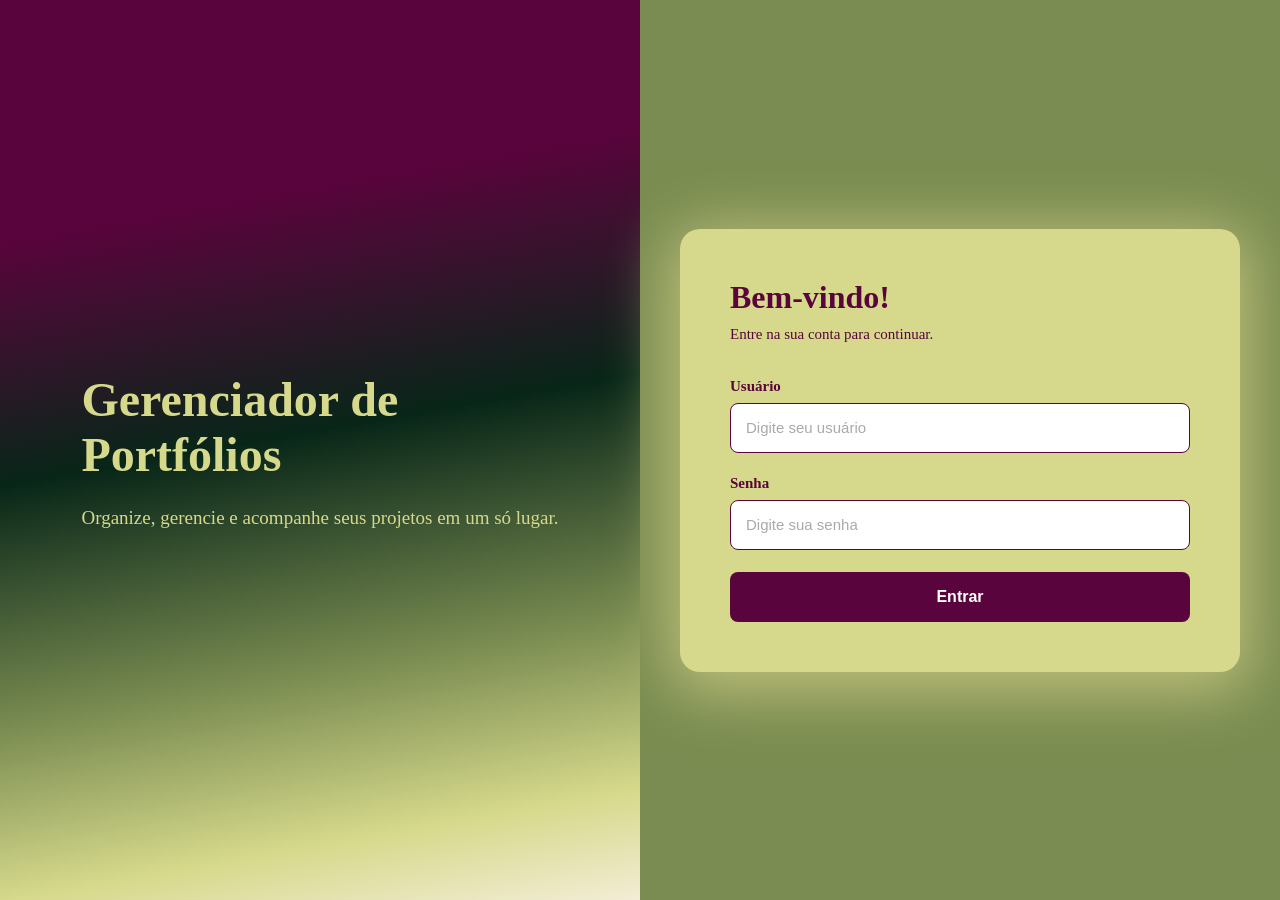
<file: FrontPortfolio/index.html>
<!DOCTYPE html>
<html lang="pt-BR">
<head>
    <meta charset="UTF-8">
    <meta name="viewport" content="width=device-width, initial-scale=1.0">
    <title>Gerenciador de Portfólios - Login</title>
    <link rel="stylesheet" href="style.css">
   
</head>

<body>
    <main class="pagina-login">

        <section class="lado-esquerdo">
            <div class="conteudo-esquerdo">
                <h1>Gerenciador de<br>Portfólios</h1>

                <p>
                    Organize, gerencie e acompanhe
                    seus projetos em um só lugar.
                </p>
            </div>
        </section>

        <section class="lado-direito">

            <section class="login-container">
                <div class="cabecalho-login">
                    <h2>Bem-vindo!</h2>
                    <p>Entre na sua conta para continuar.</p>
                </div>

                <form>
                    <div class="campo">
                        <label for="usuario">Usuário</label>
                        <input type="text" id="usuario" placeholder="Digite seu usuário">
                    </div>

                    <div class="campo">
                        <label for="senha">Senha</label>
                        <input type="password" id="senha" placeholder="Digite sua senha">
                    </div>

                    <button class="btn-login"> <a href="Menu.html">Entrar</a></button>
                </form>
            </section>
        </section>
    </main>
</body>
</html>
</file>
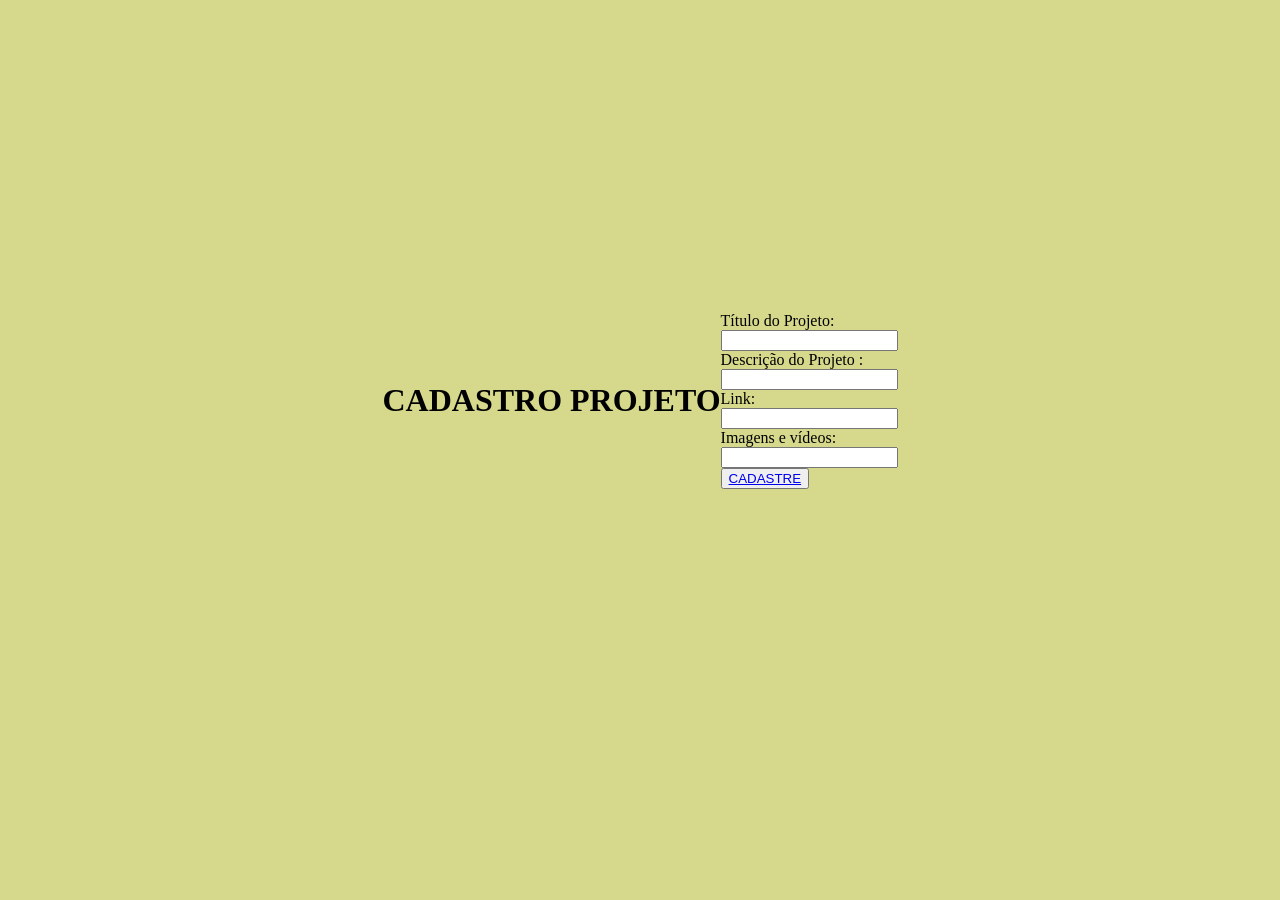
<file: FrontPortfolio/cadastroprojeto.html>
<!DOCTYPE html>
<html lang="pt-BR">
<head>
    <meta charset="UTF-8">
    <meta name="viewport" content="width=device-width, initial-scale=1.0">
    <title>Gerenciador de Portfólios - Login</title>
    <link rel="stylesheet" href="style2.css">
   
</head>
<main>

        <h1>CADASTRO PROJETO</h1>
        <form>
            <div class="inputGroup"> <label for="name">Título do Projeto:</label>
                <div class="input-item"><i class="fa-solid fa-user"></i>
                    <input id="name" type="text">
                </div>
            </div>
            <div class="inputGroup"><label for="phone">Descrição do Projeto : </label>
                <div class="input-item"><i class="fa-solid fa-phone"></i> <input id="phone" type="text" />
                </div>
            </div>
            <div class="inputGroup"> <label for="email">Link:</label>
                <div class="input-item"><i class="fa-regular fa-envelope"></i>
                    <input id="email" type="text">
                </div>
            </div>
            <div class="inputGroup"> <label for="cpf">Imagens e vídeos:</label>
                <div class="input-item"><i class="fa-solid fa-folder"></i>
                    <input id="cpf" type="text">
                </div>
            </div>


            <button class="btn-cadastrocliente"><a href="listagem_projeto.html">CADASTRE</a></button>
        </form>

    </main>
</file>
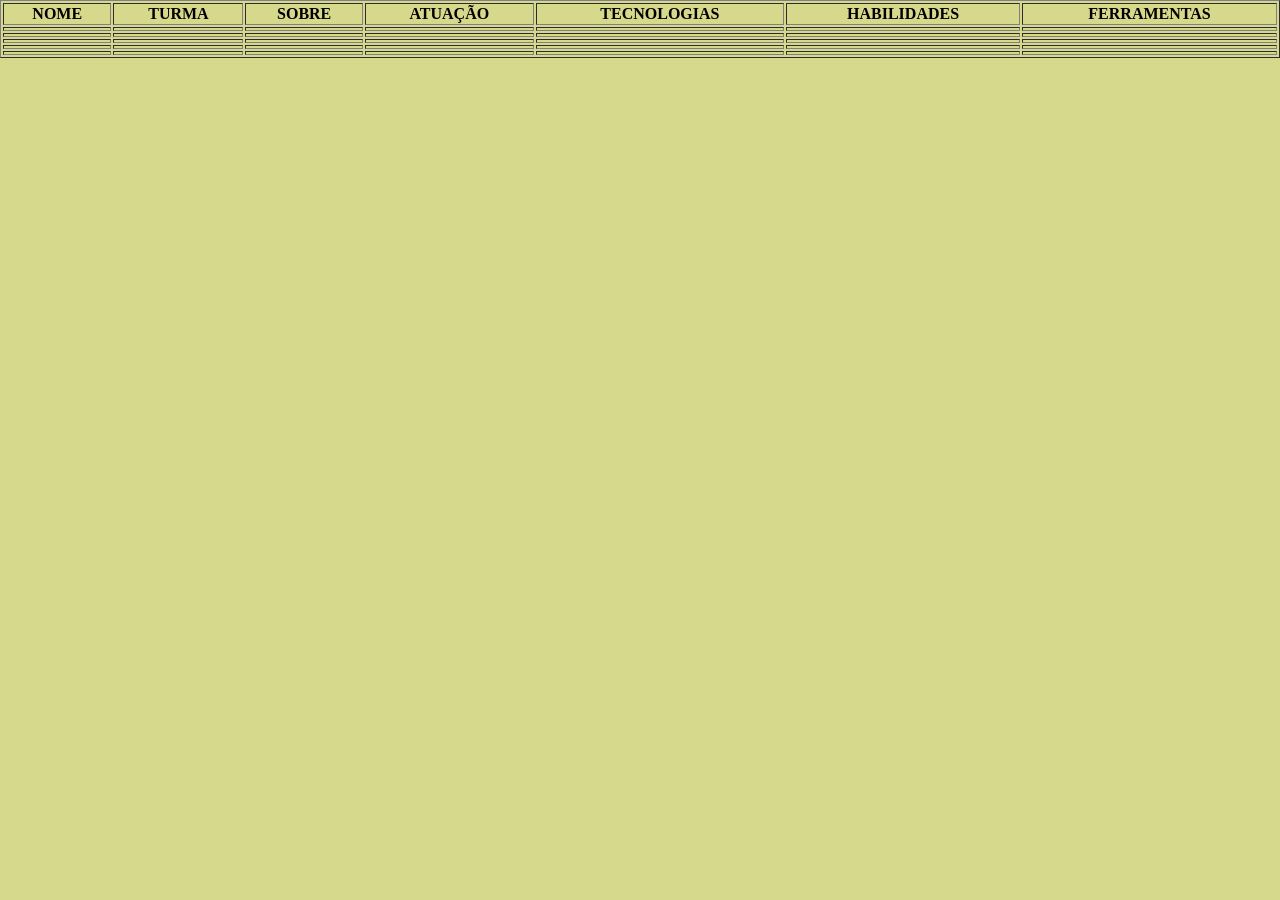
<file: FrontPortfolio/listagemaluno.html>
<!DOCTYPE html>
<html lang="pt-BR">
<head>
    <meta charset="UTF-8">
    <meta name="viewport" content="width=device-width, initial-scale=1.0">
    <title>Gerenciador de Portfólios - Login</title>
    <link rel="stylesheet" href="style2.css">
   
</head>
<table width="100%" border="1" style="text-align: center;">
        <thead>
            <th>NOME</th>
            <th>TURMA</th>
            <th>SOBRE</th>
            <th>ATUAÇÃO</th>
            <th>TECNOLOGIAS</th>
            <th>HABILIDADES</th>
            <th>FERRAMENTAS</th>
        </thead>
        <tbody>
            <tr>
                <td></td>
                <td></td>
                <td></td>
                <td></td>
                <td></td>
                <td></td>
                <td></td>
            </tr>
            <tr>
                  <td></td>
                <td></td>
                <td></td>
                <td></td>
                <td></td>
                <td></td>
                <td></td>

            </tr>
            <tr>
               <td></td>
                <td></td>
                <td></td>
                <td></td>
                <td></td>
                <td></td>
                <td></td>

            </tr>
            <tr>
                  <td></td>
                <td></td>
                <td></td>
                <td></td>
                <td></td>
                <td></td>
                <td></td>
            </tr>
            <tr>
                <td></td>
                <td></td>
                <td></td>
                <td></td>
                <td></td>
                <td></td>
                <td></td>
            </tr>


        </tbody>
    </table>
</file>
<file: FrontPortfolio/style.css>
* {
    margin: 0;
    padding: 0;
    box-sizing: border-box;
}

body {
    background-color: #f4f6fb;
}

.pagina-login {
    height: 100vh;
    display: flex;
}
.lado-esquerdo {
    width: 50%;
 
    display: flex;
    align-items: center;
    justify-content: center;
    padding: 60px;
    color: white;
background: #59043C;
background: linear-gradient(170deg, rgba(89, 4, 60, 1) 24%, rgba(8, 38, 24, 1) 48%, rgba(122, 140, 81, 1) 72%, rgba(214, 217, 139, 1) 89%, rgba(242, 237, 213, 1) 100%);
}

.conteudo-esquerdo h1 {
    font-size: 48px;
    margin-bottom: 25px;
   color:#D6D98B; 
}

.conteudo-esquerdo p {
    font-size: 19px;
    color: #D6D98B;
}

.lado-direito {
    width: 50%;
    background-color: #7A8C51;
    display: flex;
    align-items: center;
    justify-content: center;
    padding: 40px;
}

.login-container {
    width: 420px;
    box-shadow: 0 10px 60px 10px #bec07b;
    background-color: #d6d98b;
    padding: 50px;
    width: 800px;
    border-radius: 20px;
}

.cabecalho-login {
    margin-bottom: 35px;
    
}

.cabecalho-login h2 {
    font-size: 32px;
    color: #222;
    margin-bottom: 10px;
    color: #59043c;
}

.cabecalho-login p {
    font-size: 15px;
    color: #59043c;
}

.campo {
    display: flex;
    flex-direction: column;
    margin-bottom: 22px;
}

label {
    font-size: 15px;
    font-weight: 600;
    color: #59043C;
    margin-bottom: 8px;
}

input {
    width: 100%;
    height: 50px;
    border: 1px solid #59043c;
    border-radius: 8px;
    padding: 0 15px;
    font-size: 15px;
    transition: 0.2s;
}

input:focus {
    border-color: #3157d5;
    box-shadow: 0 0 0 3px rgba(49, 87, 213, 0.1);
}

input::placeholder {
    color: #aaa;
}

button {
    width: 100%;
    height: 50px;
    border: none;
    border-radius: 8px;
    background-color: #59043c;
    color: white;
    font-size: 16px;
    font-weight: 600;
    cursor: pointer;
    transition: 0.2s;
}

button:hover {
    background-color: #73054e;
}

@media (max-width: 800px) {

    .pagina-login {
        flex-direction: column;
    }

    .lado-esquerdo,
    .lado-direito {
        width: 100%;
    }

    .lado-esquerdo {
        min-height: 280px;
        padding: 40px;
    }

    .conteudo-esquerdo h1 {
        font-size: 36px;
    }

    .lado-direito {
        padding: 40px 25px;
        height: 100%;
    }
}
a{
    color: #ffffff;
    text-decoration: none;
}
</file>
<file: FrontPortfolio/style2.css>
* {
    box-sizing: border-box;
    margin: 0;
}

body {
    background-color: #d6d98b;
    min-height: 100vh;
    font-family: Georgia, serif;
}

header {
    display: flex;
    justify-content: space-between;
    align-items: center;
    padding: 15px 40px;
    background-color: #59043c;
    height: 100px;
    border-bottom: 1px solid #7a8c51;
}

header img {
    height: 70px;
}

header h1 {
    color: #d6d98b;
    font-size: 28px;
}

.div-header {
    display: flex;
    align-items: center;
    gap: 20px;
    font-size: 17px;
}

header button {
    border: none;
    background: transparent;
    font-size: 17px;
}

header button a,
.div-header p {
    color: #d6d98b;
    text-decoration: none;
}

.img-usuario {
    border-radius: 50%;
    height: 50px;
    width: 50px;
    object-fit: cover;
}

main {
    min-height: calc(100vh - 100px);
    display: flex;
    align-items: center;
    justify-content: center;
}

.menu-container {
    width: 80%;
    display: grid;
    grid-template-columns: 1fr 1fr;
    column-gap: 80px;
    row-gap: 100px;
}

.menu-item {
    display: flex;
    align-items: center;
    gap: 18px;
    padding: 15px;
    background-color: #59043c;
    border: 2px solid #7a8c51;
    border-radius: 12px;
    text-decoration: none;
    color: #d6d98b;
    font-size: 38px;
    transition: 0.3s;
}

.menu-item i {
    font-size: 40px;
    color: #7a8c51;
}

.menu-item:hover {
    background-color: #082618;
    color: #d6d98b;
    transform: scale(1.03);
}

.menu-item:hover i {
    color: #d6d98b;
}
</file>
